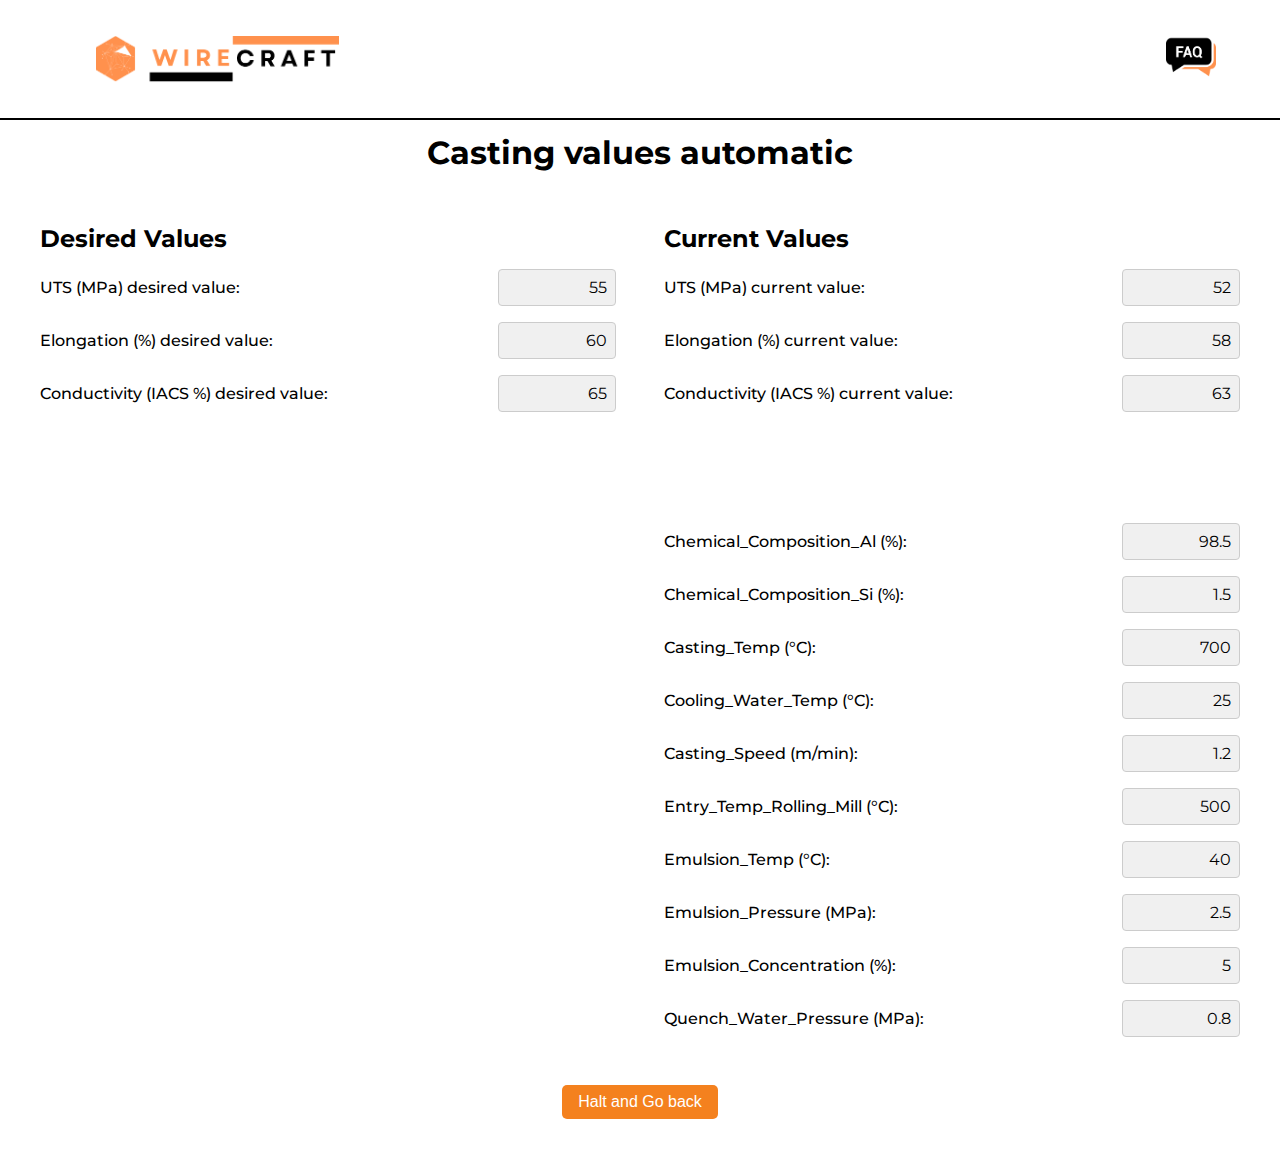
<file: templates/casting_values_automatic.html>
<!DOCTYPE html>
<html lang="en">
<head>
    <meta charset="UTF-8">
    <meta name="viewport" content="width=device-width, initial-scale=1.0">
    <link rel="stylesheet" href="../static/css/casting_values.css">
    <link href="https://fonts.googleapis.com/css2?family=Montserrat:wght@400;500;600&display=swap" rel="stylesheet">
    <title>WireCraft</title>
    <link rel="icon" href="../static/images/Logo.png" type="image/x-icon" />
</head>
<body>
    <div class="navbar">
        <img src="../static/images/Logo with name.png" alt="Logo" class="navbar-logo">
        <div class="nav-links">
            <a href="{{ url_for('faq') }}"><img src="../static/images/FAQ.png" alt="Logo" class="navbar-logo"></a>
        </div>
    </div>

    <div class="content">
        <h1>Casting values automatic</h1>
        
        <div class="values-container">
            <div class="left-column">
                <h2>Desired Values</h2>
                <div class="value-item">
                    <label>UTS (MPa) desired value:</label>
                    <span id="uts-desired" class="value">50</span>
                </div>
                <div class="value-item">
                    <label>Elongation (%) desired value:</label>
                    <span id="elongation-desired" class="value">50</span>
                </div>
                <div class="value-item">
                    <label>Conductivity (IACS %) desired value:</label>
                    <span id="conductivity-desired" class="value">50</span>
                </div>
            </div>
            
            <div class="right-column">
                <h2>Current Values</h2>
                <div class="value-item">
                    <label>UTS (MPa) current value:</label>
                    <span id="uts-current" class="value">50</span>
                </div>
                <div class="value-item">
                    <label>Elongation (%) current value:</label>
                    <span id="elongation-current" class="value">50</span>
                </div>
                <div class="value-item">
                    <label>Conductivity (IACS %) current value:</label>
                    <span id="conductivity-current" class="value">50</span>
                </div>
                <br>
                <br>
                <br>
                <br>
                <br>
                <div class="value-item">
                    <label>Chemical_Composition_Al (%):</label>
                    <span id="chemical-al" class="value">50</span>
                </div>
                <div class="value-item">
                    <label>Chemical_Composition_Si (%):</label>
                    <span id="chemical-si" class="value">50</span>
                </div>
                <div class="value-item">
                    <label>Casting_Temp (°C):</label>
                    <span id="casting-temp" class="value">50</span>
                </div>
                <div class="value-item">
                    <label>Cooling_Water_Temp (°C):</label>
                    <span id="cooling-water-temp" class="value">50</span>
                </div>
                <div class="value-item">
                    <label>Casting_Speed (m/min):</label>
                    <span id="casting-speed" class="value">50</span>
                </div>
                <div class="value-item">
                    <label>Entry_Temp_Rolling_Mill (°C):</label>
                    <span id="entry-temp" class="value">50</span>
                </div>
                <div class="value-item">
                    <label>Emulsion_Temp (°C):</label>
                    <span id="emulsion-temp" class="value">50</span>
                </div>
                <div class="value-item">
                    <label>Emulsion_Pressure (MPa):</label>
                    <span id="emulsion-pressure" class="value">50</span>
                </div>
                <div class="value-item">
                    <label>Emulsion_Concentration (%):</label>
                    <span id="emulsion-concentration" class="value">50</span>
                </div>
                <div class="value-item">
                    <label>Quench_Water_Pressure (MPa):</label>
                    <span id="quench-water-pressure" class="value">50</span>
                </div>
            </div>
        </div>
        
        <button class="button">Halt and Go back</button>
    </div>
    
    <script>
        function setValue(id, value) {
    document.getElementById(id).textContent = value;
}

// Function to set all values 
function setAllValues() {
    setValue('uts-desired', 55);
    setValue('elongation-desired', 60);
    setValue('conductivity-desired', 65);
    setValue('uts-current', 52);
    setValue('elongation-current', 58);
    setValue('conductivity-current', 63);
    setValue('chemical-al', 98.5);
    setValue('chemical-si', 1.5);
    setValue('casting-temp', 700);
    setValue('cooling-water-temp', 25);
    setValue('casting-speed', 1.2);
    setValue('entry-temp', 500);
    setValue('emulsion-temp', 40);
    setValue('emulsion-pressure', 2.5);
    setValue('emulsion-concentration', 5);
    setValue('quench-water-pressure', 0.8);
}

// Call setAllValues when the page loads
window.onload = setAllValues;
    </script>
</body>
</html>
</file>
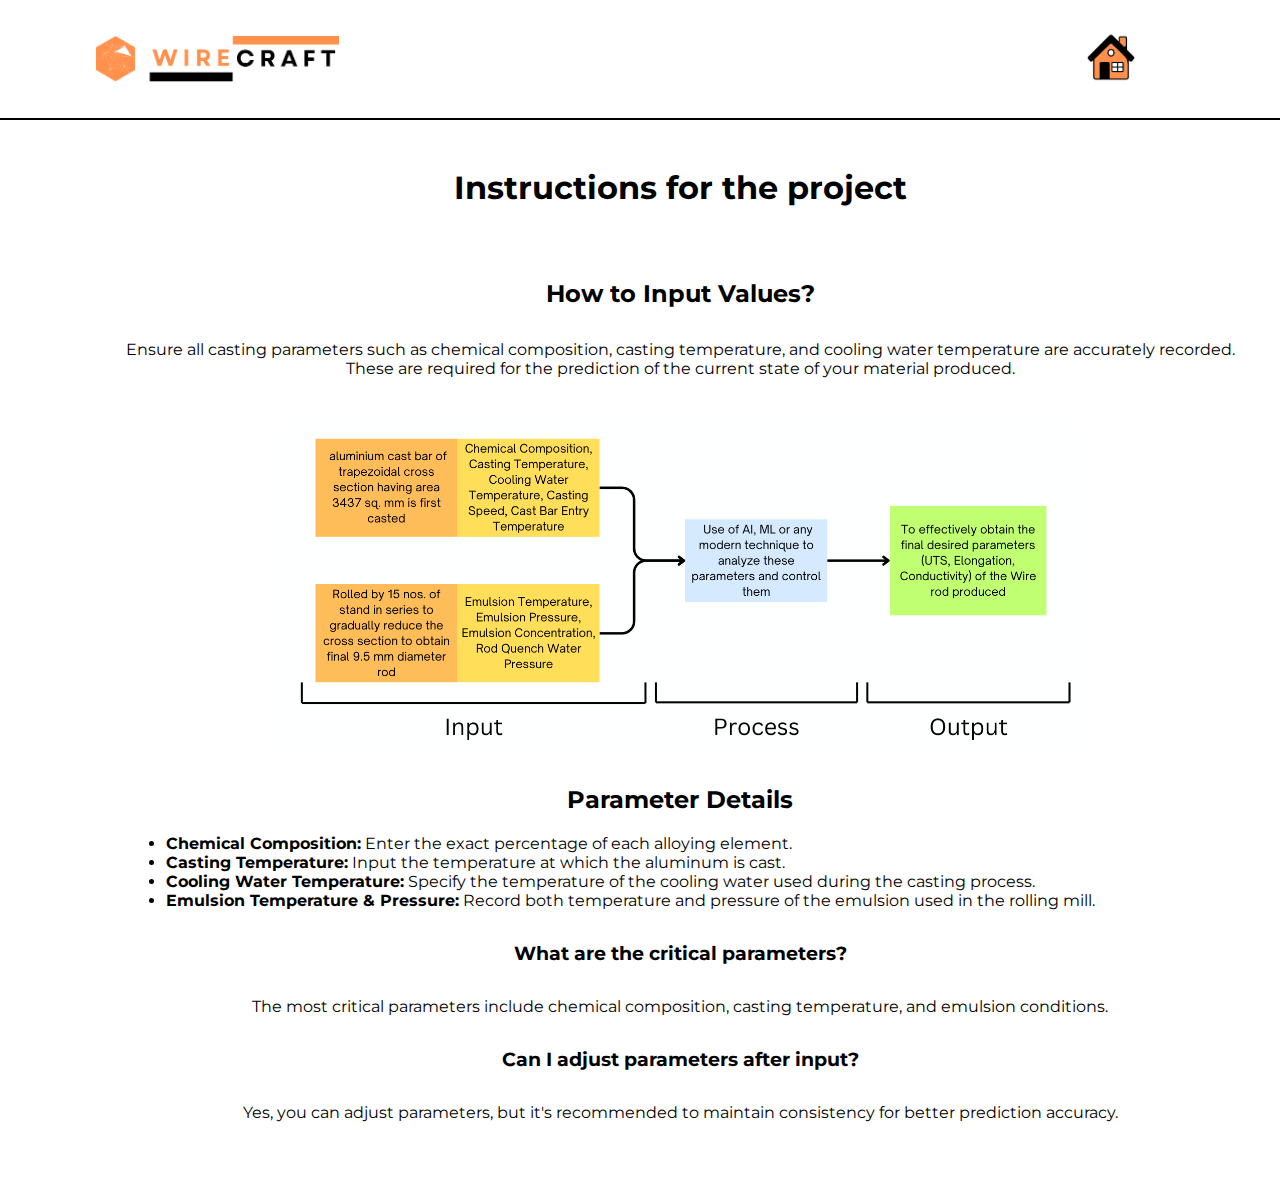
<file: templates/faq.html>
<!DOCTYPE html>
<html lang="en">
<head>
    <meta charset="UTF-8">
    <meta name="viewport" content="width=device-width, initial-scale=1.0">
    <link rel="stylesheet" href="../static/css/index.css">
    <!-- <link rel="stylesheet" href="../static/css/faq.css"> -->
    <link href="https://fonts.googleapis.com/css2?family=Montserrat:wght@400;500;600&display=swap" rel="stylesheet">
    <title>WireCraft</title>
    <link
            rel="icon"
            href=
"../static/images/Logo.png"
            type="image/x-icon"
        />
    
</head>
<body>
    <div class="navbar">
        <img src="../static/images/Logo with name.png" alt="Logo" class="navbar-logo">
        <a href="{{ url_for('home') }}"><img src="../static/images/home.png" alt="Logo" class="navbar-logo"></a>
        
    </div>
    <hr>

    <div class="content1">
        <div class="text-section-faq">
            <br>
            <br>
            <h1>Instructions for the project</h1>
            <br>
            <h2>How to Input Values?</h2>
            <p>Ensure all casting parameters such as chemical composition, casting temperature, and cooling water temperature are accurately recorded.<br> These are required for the prediction of the current state of your material produced.</p>
            <img src="../static/images/flow.png" alt="Input Example" class="input-image">
            <h2>Parameter Details</h2>
            <ul>
                <li><strong>Chemical Composition:</strong> Enter the exact percentage of each alloying element.</li>
                <li><strong>Casting Temperature:</strong> Input the temperature at which the aluminum is cast.</li>
                <li><strong>Cooling Water Temperature:</strong> Specify the temperature of the cooling water used during the casting process.</li>
                <li><strong>Emulsion Temperature & Pressure:</strong> Record both temperature and pressure of the emulsion used in the rolling mill.</li>
            </ul>

            <!-- <h2>Flow of process</h2>
            <p>The below flowchart shows the flow of the production process.</p>
            <img src="prediction-example.png" alt="Prediction Example" class="prediction-image"> -->

            <h3>What are the critical parameters?</h3>
            <p>The most critical parameters include chemical composition, casting temperature, and emulsion conditions.</p>
            <h3>Can I adjust parameters after input?</h3>
            <p>Yes, you can adjust parameters, but it's recommended to maintain consistency for better prediction accuracy.</p>
            <br>
            <br>
            <br>
        </div>
    </div>
    

   
</body>
</html>
</file>
<file: static/css/casting_values.css>
body,
html {
    margin: 0;
    padding: 0;
    width: 100%;
    height: 100%;
    font-family: 'Montserrat', Arial, sans-serif;
    background-color: #ffffff;
    display: flex;
    flex-direction: column;
}

.navbar {
    width: 100%;
    padding: 1rem;
    background-color: #ffffff;
    color: rgb(0, 0, 0);
    display: flex;
    justify-content: space-between;
    align-items: center;
    position: fixed;
    top: 0;
    left: 0;
    z-index: 10;
    border-bottom: 2px solid #000000;
}

.navbar-logo {
    height: 50px;
    margin-left: 5rem;
    margin-top: 1rem;
    margin-bottom: 1rem;
}

.nav-links {
    margin-right: 5rem;
}

.nav-links a {
    color: #000000;
    text-decoration: none;
    margin-left: 2rem;
    font-weight: 500;
}

.content {
    flex: 1;
    display: flex;
    flex-direction: column;
    align-items: center;
    padding: 2rem;
    padding-top: 7rem;
}

.button {
    padding: 0.5rem 1rem;
    font-size: 1rem;
    color: #ffffff;
    background-color: #f4811e;
    border: none;
    border-radius: 5px;
    cursor: pointer;
    margin-top: 2rem;
}

.button:hover {
    background-color: #d86d0f;
}

h1 {
    font-size: 2rem;
    color: #000000;
    margin-bottom: 2rem;
    text-align: center;
}

.values-container {
    display: flex;
    justify-content: space-between;
    width: 100%;
    max-width: 1200px;
}

.left-column, .right-column {
    width: 48%;
}

h2 {
    font-size: 1.5rem;
    color: #000000;
    margin-bottom: 1rem;
}

.value-item {
  margin-bottom: 1rem;
  display: flex;
  justify-content: space-between;
  align-items: center;
}

label {
  flex: 1;
  margin-bottom: 0;
  font-weight: 500;
}

.value {
  flex: 0 0 100px;
  padding: 0.5rem;
  background-color: #f0f0f0;
  border: 1px solid #ccc;
  border-radius: 4px;
  font-size: 1rem;
  text-align: right;
}

input[type="number"] {
    width: 100%;
    padding: 0.5rem;
    border: 1px solid #ccc;
    border-radius: 4px;
    font-size: 1rem;
}

@media (max-width: 768px) {
    .values-container {
        flex-direction: column;
    }

    .left-column, .right-column {
        width: 100%;
    }

    .right-column {
        margin-top: 2rem;
    }
}
</file>
<file: static/css/index.css>
*{
  text-decoration: none;
}
body,
html {
  margin: 0;
  padding: 0;
  width: 100%;
  height: 100%;
  font-family: 'Montserrat', Arial, sans-serif;
  background-color: #ffffff;
  display: flex;
  flex-direction: column;
  text-decoration: none;
  
  
}

.navbar {
  width: 100%;
  padding: 1rem;
  background-color: #ffffff;
  color: rgb(0, 0, 0);
  display: flex;
  justify-content: space-between;
  align-items: center;
  position: fixed;
  margin-top: auto;
  top: 0;
  left: 0;
  z-index: 10;
  border-bottom: 2px solid #000000; 
}

/* .navbar .logo {
  font-size: 1.5rem;
  font-weight: bold;
} */

.navbar-logo {
  height: 50px; /* Adjust size as needed */
  margin-left: 5rem;
  margin-top: 1rem;
  margin-bottom: 1rem;
  margin-right: 10rem; /* Space between logo and text */
}
.navbar-logo-1 {
  height: 50px; /* Adjust size as needed */
  margin-left: 8rem;
  margin-top: 1rem;
  margin-bottom: 1rem;
  margin-right: 2rem; /* Space between logo and text */
}
.navbar-logo-2 {
  height: 50px; /* Adjust size as needed */
  margin-left: 40rem;
  margin-top: 1rem;
  margin-bottom: 1rem;
  /* margin-right: 2rem;  */
}

.content {
  flex: 1;
  display: flex;
  justify-content: space-between;
  align-items: center;
  padding: 2rem;
  padding-top: 5rem; /* Adjusted to make space for the navbar */
  height: 100vh;
  margin-left: 5rem;

  background-image: url('../images/Landing.png'); 
  /* Replace with your image path */
  background-size: cover; /* Makes sure the image covers the whole div */
  background-repeat: no-repeat; /* Prevents the image from repeating */
  background-position: center; /* Centers the image */
  padding: 20px; /* Optional: adds padding inside the .content div */
  color: white;
}
.content1 {
  flex: 1;
  display: flex;
  justify-content: space-between;
  align-items: center;
  padding: 2rem;
  padding-top: 5rem; /* Adjusted to make space for the navbar */
  height: 100vh;
  margin-left: 5rem;
  color: black;
}

.input-image{
  width: 50rem;
}

.text-section {
  flex: 1;
  padding-right: 2rem;
}
.text-section-faq {
  margin: auto;
  text-align: center;
}
.text-section-faq >ul {
  margin: auto;
  text-align: left;
}
.text-section-faq > * {
  margin-top: 2rem;
}

.text-section h1 {
  font-size: 5.5rem;
  color: #000000;
  margin-bottom: 1rem;
}

.text-section p {
  font-size: 1.2rem;
  color: #000000;
}

.canvas-container {
  flex: 1;
  height: 100%;
  display: flex;
  justify-content: center;
  align-items: center;
  position: relative;
}

#container {
  width: 100%;
  height: 100%;
  max-width: 700px; /* Increased the size */
  max-height: 700px; /* Increased the size */
}

.button {
  margin-top: 2rem;
  padding: 1rem 1rem;
  font-size: 1rem;
  color: #ffffff;
  background-color: #000000;
  border: none;
  border-radius: 2px;
  cursor: pointer;
}

.button:hover {
  background-color: #333333;
}
</file>
